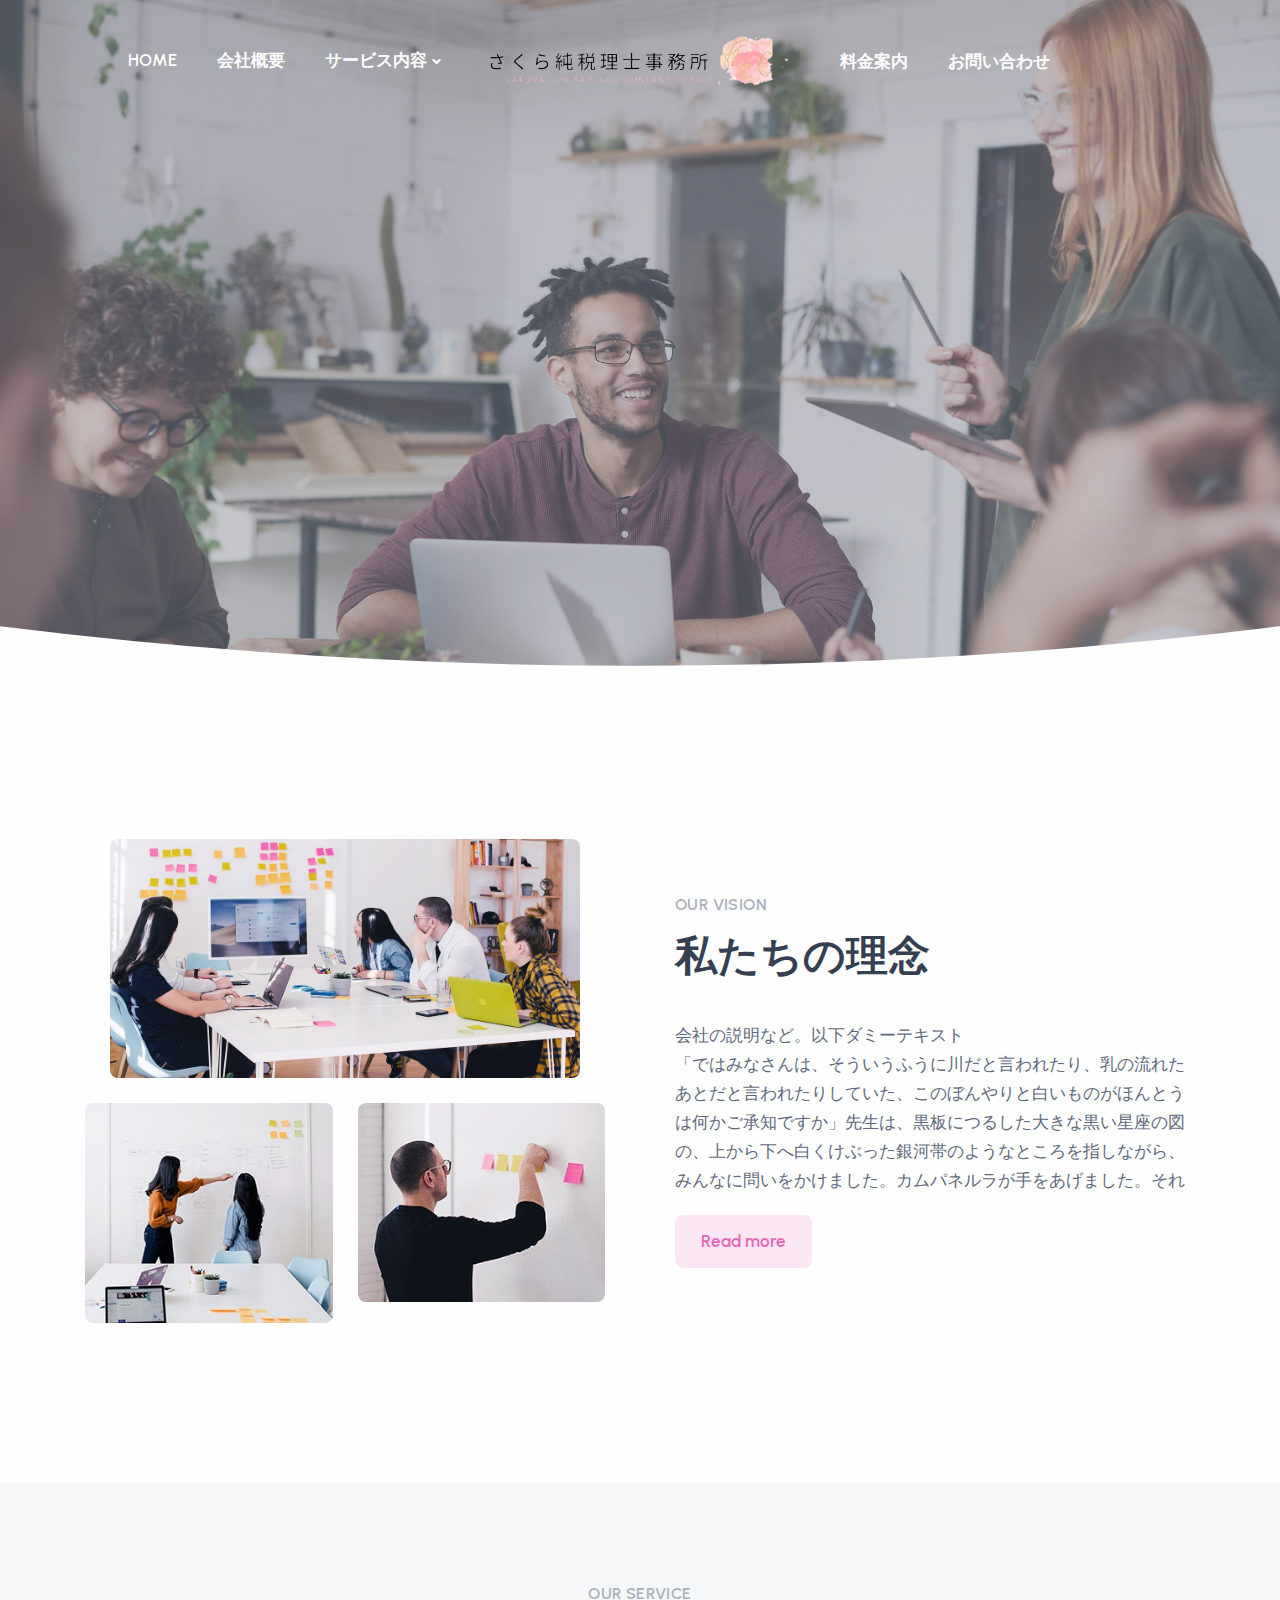
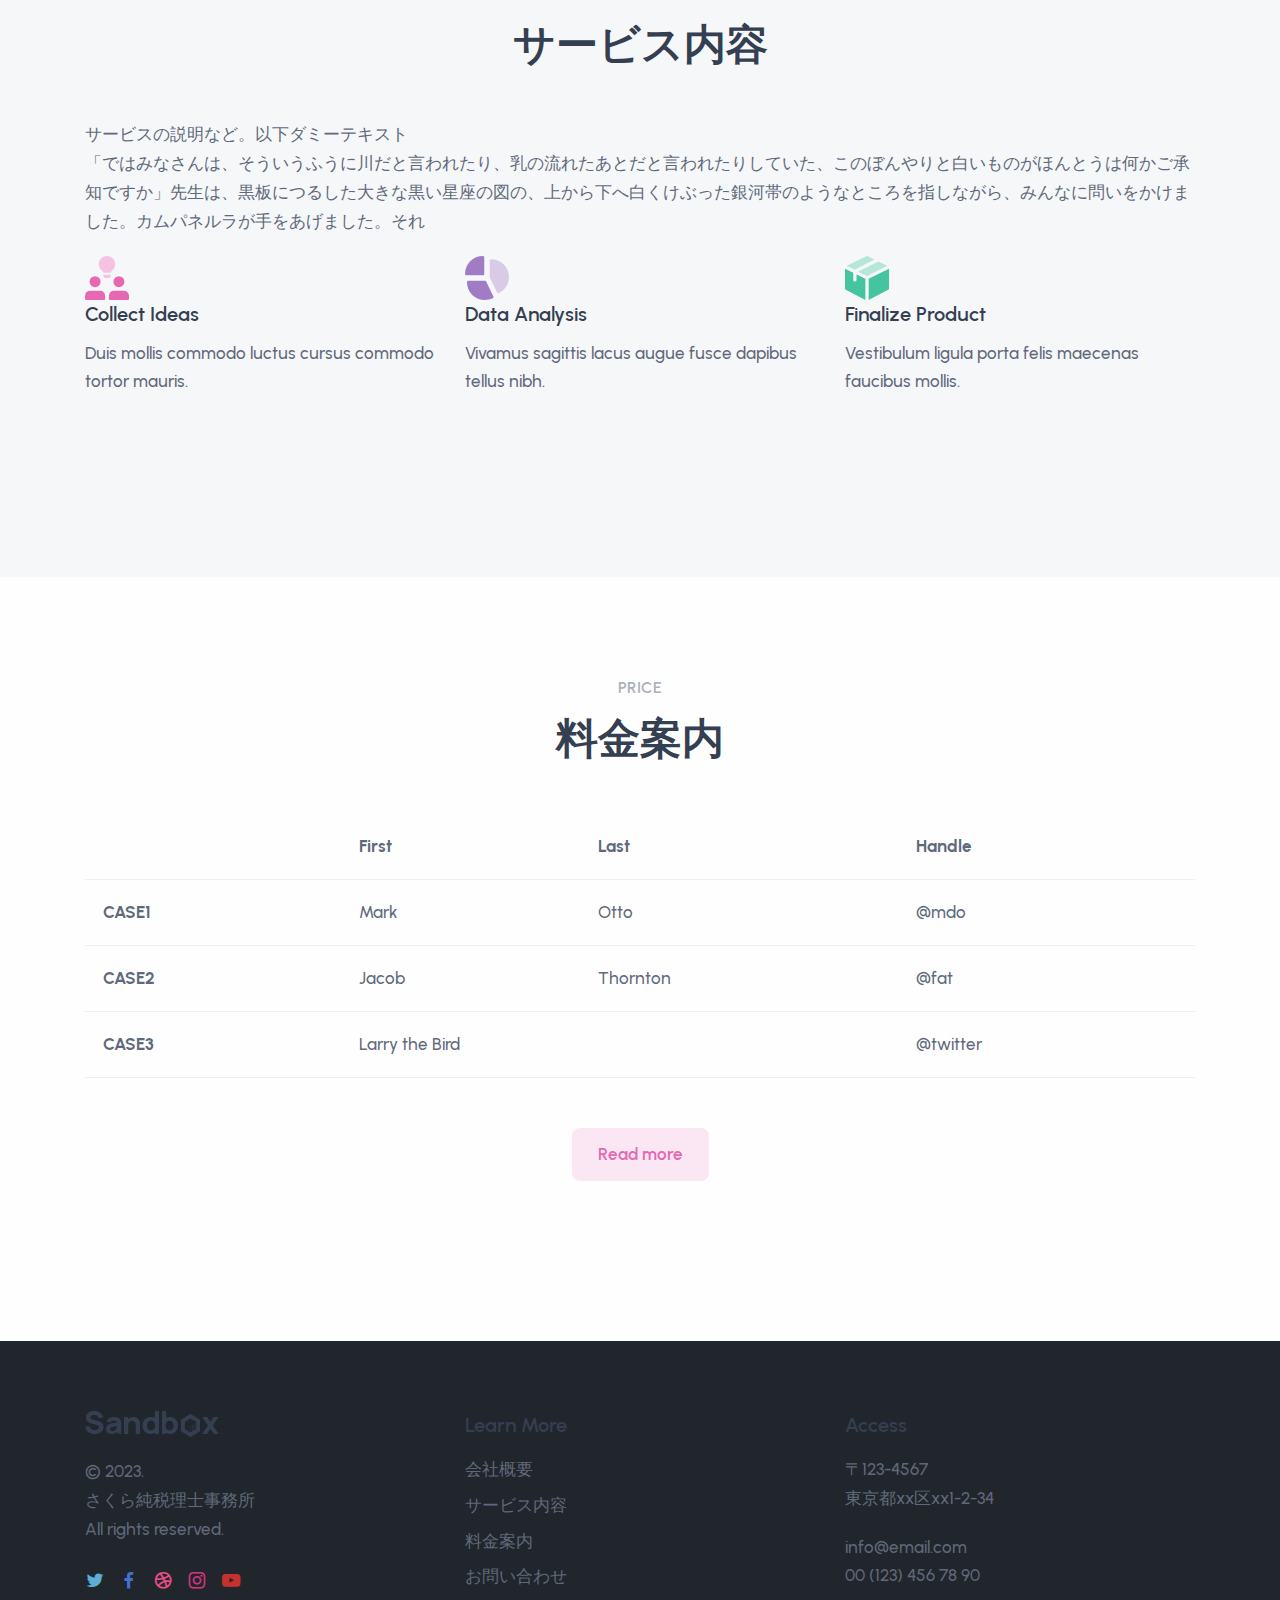
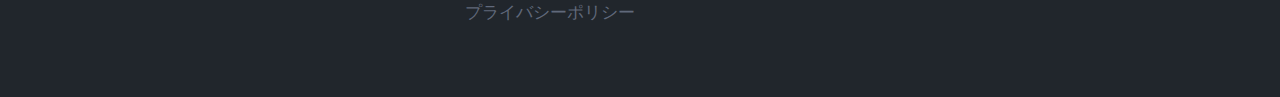
<file: index.html>
<!DOCTYPE html>
<html lang="ja">

<head>
  <meta charset="utf-8">
  <meta name="viewport" content="width=device-width, initial-scale=1.0">
  <meta name="description" content="An impressive and flawless site template that includes various UI elements and countless features, attractive ready-made blocks and rich pages, basically everything you need to create a unique and professional website.">
  <meta name="keywords" content="bootstrap 5, business, corporate, creative, gulp, marketing, minimal, modern, multipurpose, one page, responsive, saas, sass, seo, startup, html5 template, site template">
  <meta name="author" content="elemis">
  <title>さくら純税理士事務所</title>
  <link rel="shortcut icon" href="./assets/img/favicon.png">
  <link rel="stylesheet" href="./assets/css/plugins.css">
  <link rel="stylesheet" href="./assets/css/style.css">
  <link rel="stylesheet" href="./assets/css/colors/violet.css">
  <link rel="stylesheet" href="./assets/css/custom.css">
  <link rel="preload" href="./assets/css/fonts/urbanist.css" as="style" onload="this.rel='stylesheet'">
</head>

<body>
  <div class="content-wrapper">
    <header class="wrapper bg-soft-primary">
      <nav class="navbar navbar-expand-lg center-logo transparent position-absolute navbar-dark">
        <div class="container justify-content-between align-items-center">
          <div class="d-flex flex-row w-100 justify-content-between align-items-center d-lg-none">
            <div class="navbar-brand">
              <a href="./index.html">
                <img class="logo-dark navbar-logo-img-sm" src="./assets/img/sakura-logo-t.png" alt="" />
                <img class="logo-light navbar-logo-img-sm" src="./assets/img/sakura-logo-t.png" alt="" />
              </a>
            </div>
            <div class="navbar-other ms-auto">
              <ul class="navbar-nav flex-row align-items-center">
                <li class="nav-item d-lg-none">
                  <button class="hamburger offcanvas-nav-btn"><span></span></button>
                </li>
              </ul>
              <!-- /.navbar-nav -->
            </div>
            <!-- /.navbar-other -->
          </div>
          <!-- /.d-flex -->
          <div class="navbar-collapse-wrapper d-flex flex-row align-items-center w-100">
            <div class="navbar-collapse offcanvas offcanvas-nav offcanvas-start">
              <div class="offcanvas-header mx-lg-auto order-0 order-lg-1 d-lg-flex px-lg-6">
                <a href="./index.html" class="transition-none d-none d-lg-flex">
                  <img class="logo-dark navbar-logo-img-md" src="./assets/img/sakura-logo-t.png" alt="" />
                  <img class="logo-light navbar-logo-img-md" src="./assets/img/sakura-logo-t.png" alt="" />
                </a>
                <h3 class="text-white fs-18 mb-0 d-lg-none">さくら純税理士事務所</h3>
                <button type="button" class="btn-close btn-close-white d-lg-none" data-bs-dismiss="offcanvas" aria-label="Close"></button>
              </div>
              <div class="w-100 order-1 order-lg-0 d-lg-flex offcanvas-body">
                <ul class="navbar-nav ms-lg-auto">
                  <li class="nav-item">
                    <a class="nav-link" href="index.html">HOME</a>
                  </li>
                  <li class="nav-item">
                    <a class="nav-link" href="about.html">会社概要</a>
                  </li>
                  <li class="nav-item dropdown">
                    <a class="nav-link dropdown-toggle" href="#" data-bs-toggle="dropdown">サービス内容</a>
                    <ul class="dropdown-menu">
                      <li class="nav-item"><a class="dropdown-item" href="#">サービス1</a></li>
                      <li class="nav-item"><a class="dropdown-item" href="#">サービス2</a></li>
                      <li class="nav-item"><a class="dropdown-item" href="#">サービス3</a></li>
                    </ul>
                  </li>
                </ul>
                <!-- /.navbar-nav -->
              </div>
              <div class="w-100 order-3 order-lg-2 d-lg-flex offcanvas-body">
                <ul class="navbar-nav me-lg-auto">
                  <li class="nav-item dropdown">
                    <a class="nav-link" href="#" data-bs-toggle="dropdown">料金案内</a>
                  </li>
                  <li class="nav-item">
                    <a class="nav-link" href="contact.html">お問い合わせ</a>
                  </li>
                </ul>
                <!-- /.navbar-nav -->
              </div>
              <div class="offcanvas-body d-lg-none order-4 mt-auto">
                <div class="offcanvas-footer">
                  <div>
                    <a href="mailto:first.last@email.com" class="link-inverse">info@email.com</a>
                    <br /> 00 (123) 456 78 90 <br />
                    <nav class="nav social social-white mt-4">
                      <a href="#"><i class="uil uil-twitter"></i></a>
                      <a href="#"><i class="uil uil-facebook-f"></i></a>
                      <a href="#"><i class="uil uil-dribbble"></i></a>
                      <a href="#"><i class="uil uil-instagram"></i></a>
                      <a href="#"><i class="uil uil-youtube"></i></a>
                    </nav>
                    <!-- /.social -->
                  </div>
                </div>
              </div>
            </div>
            <!-- /.navbar-collapse -->
          </div>
          <!-- /.navbar-collapse-wrapper -->
        </div>
        <!-- /.container -->
      </nav>
      <!-- /.navbar -->
    </header>
    <!-- /header -->

    <!-- first view -->
    <section class="wrapper image-wrapper bg-image bg-overlay bg-overlay-300 opacity-75" data-image-src="./assets/img/photos/bg1.jpg">
      <div class="container pt-17 pb-19 pt-md-18 pb-md-20 text-center">
        <div class="row">
          <div class="col-lg-8 col-xl-7 col-xxl-6 mx-auto" data-cues="slideInDown" data-group="page-title">
            <h1 class="display-1 text-white fs-60 mb-4 px-md-15 px-lg-0">We bring solutions to make life <span class="underline-3 style-2 yellow">easier</span></h1>
            <p class="lead fs-24 text-white lh-sm mb-7 mx-md-13 mx-lg-10">We are a creative company that focuses on long term relationships with customers.</p>
          </div>
          <!-- /column -->
        </div>
        <!-- /.row -->
      </div>
      <!-- /.container -->
      <div class="overflow-hidden">
        <div class="divider text-light mx-n2">
          <svg xmlns="http://www.w3.org/2000/svg" viewBox="0 0 1440 60">
            <path fill="currentColor" d="M0,0V60H1440V0A5771,5771,0,0,1,0,0Z" />
          </svg>
        </div>
      </div>
    </section>
    <!-- /section -->

    <!-- about -->
    <section class="wrapper bg-light">
      <div class="container py-16 py-md-18">
        <div class="row gy-10 gy-sm-13 gx-md-8 gx-xl-12 align-items-center">
          <div class="col-lg-6">
            <div class="row gx-md-5 gy-5">
              <div class="col-12">
                <figure class="rounded mx-md-5"><img src="./assets/img/photos/g8.jpg" srcset="./assets/img/photos/g8@2x.jpg 2x" alt=""></figure>
              </div>
              <!--/column -->
              <div class="col-md-6">
                <figure class="rounded"><img src="./assets/img/photos/g9.jpg" srcset="./assets/img/photos/g9@2x.jpg 2x" alt=""></figure>
              </div>
              <!--/column -->
              <div class="col-md-6">
                <figure class="rounded"><img src="./assets/img/photos/g10.jpg" srcset="./assets/img/photos/g10@2x.jpg 2x" alt=""></figure>
              </div>
              <!--/column -->
            </div>
            <!--/.row -->
          </div>
          <!--/column -->
          <div class="col-lg-6">
            <h2 class="fs-16 text-uppercase text-muted mb-3">Our Vision</h2>
            <h3 class="display-3 mb-8">私たちの理念</h3>
            <p>会社の説明など。以下ダミーテキスト<br>
              「ではみなさんは、そういうふうに川だと言われたり、乳の流れたあとだと言われたりしていた、このぼんやりと白いものがほんとうは何かご承知ですか」先生は、黒板につるした大きな黒い星座の図の、上から下へ白くけぶった銀河帯のようなところを指しながら、みんなに問いをかけました。カムパネルラが手をあげました。それ
            </p>
            <a href="#" class="btn btn-soft-fuchsia">Read more</a>
            <!--/.row -->
          </div>
          <!--/column -->
        </div>
        <!--/.row -->
      </div>
      <!-- /.container -->
    </section>
    <!-- /section -->

    <!-- service -->
    <section class="wrapper bg-gray">
      <div class="container pb-15 pb-md-17">
        <div class="row pt-15">
          <div class="col-md-10 offset-md-1 col-lg-8 offset-lg-2 mx-auto text-center">
            <h2 class="fs-16 text-uppercase text-muted mb-3">Our Service</h2>
            <h3 class="display-3 mb-10 px-xl-10 px-xxl-15">サービス内容</h3>
          </div>
          <!-- /column -->
        </div>
        <!-- /.row -->
        <p>サービスの説明など。以下ダミーテキスト<br>
          「ではみなさんは、そういうふうに川だと言われたり、乳の流れたあとだと言われたりしていた、このぼんやりと白いものがほんとうは何かご承知ですか」先生は、黒板につるした大きな黒い星座の図の、上から下へ白くけぶった銀河帯のようなところを指しながら、みんなに問いをかけました。カムパネルラが手をあげました。それ
        </p>
        <ul class="nav nav-tabs nav-tabs-bg nav-tabs-shadow-lg d-flex justify-content-between nav-justified flex-lg-row flex-column">
          <li class="nav-item"> 
            <!-- <a class="nav-link d-flex flex-row active" data-bs-toggle="tab" href="#tab2-1"> -->
              <div><img src="./assets/img/icons/solid/bulb.svg" class="svg-inject icon-svg icon-svg-sm solid-mono text-fuchsia me-4" alt="" /></div>
              <div>
                <h4>Collect Ideas</h4>
                <p>Duis mollis commodo luctus cursus commodo tortor mauris.</p>
              </div>
            <!-- </a>  -->
          </li>
          <li class="nav-item">
            <!-- <a class="nav-link d-flex flex-row" data-bs-toggle="tab" href="#tab2-2"> -->
              <div><img src="./assets/img/icons/solid/compare.svg" class="svg-inject icon-svg icon-svg-sm solid-mono text-violet me-4" alt="" /></div>
              <div>
                <h4>Data Analysis</h4>
                <p>Vivamus sagittis lacus augue fusce dapibus tellus nibh.</p>
              </div>
            <!-- </a>  -->
          </li>
          <li class="nav-item">
            <!-- <a class="nav-link d-flex flex-row" data-bs-toggle="tab" href="#tab2-3"> -->
              <div><img src="./assets/img/icons/solid/delivery-box.svg" class="svg-inject icon-svg icon-svg-sm solid-mono text-green me-4" alt="" /></div>
              <div>
                <h4>Finalize Product</h4>
                <p>Vestibulum ligula porta felis maecenas faucibus mollis.</p>
              </div>
            <!-- </a> -->
          </li>
        </ul>
        <!-- /.nav-tabs -->
        <!-- <div class="tab-content mt-6 mt-lg-8">
          <div class="tab-pane fade show active" id="tab2-1">
            <div class="row gx-lg-8 gx-xl-12 gy-10 align-items-center">
              <div class="col-lg-6">
                <figure class="rounded shadow-lg"><img src="./assets/img/photos/se5.jpg" srcset="./assets/img/photos/se5@2x.jpg 2x" alt=""></figure>
              </div>
              <div class="col-lg-6">
                <h2 class="mb-3">Collect Ideas</h2>
                <p>Etiam porta sem malesuada magna mollis euismod. Donec ullamcorper nulla non metus auctor fringilla. Morbi leo risus, porta ac consectetur ac, vestibulum at eros. Fusce dapibus, tellus ac cursus commodo, tortor mauris condimentum nibh, ut fermentum massa justo sit amet risus. Nullam quis risus eget urna.</p>
                <ul class="icon-list bullet-bg bullet-soft-fuchsia">
                  <li><i class="uil uil-check"></i>Aenean eu leo quam. Pellentesque ornare.</li>
                  <li><i class="uil uil-check"></i>Nullam quis risus eget urna mollis ornare.</li>
                  <li><i class="uil uil-check"></i>Donec id elit non mi porta gravida at eget.</li>
                </ul>
                <a href="#" class="btn btn-fuchsia mt-2">Learn More</a>
              </div>
            </div>
          </div>
          <div class="tab-pane fade" id="tab2-2">
            <div class="row gx-lg-8 gx-xl-12 gy-10 align-items-center">
              <div class="col-lg-6 order-lg-2">
                <figure class="rounded shadow-lg"><img src="./assets/img/photos/se6.jpg" srcset="./assets/img/photos/se6@2x.jpg 2x" alt=""></figure>
              </div>
              <div class="col-lg-6">
                <h2 class="mb-3">Data Analysis</h2>
                <p>Etiam porta sem malesuada magna mollis euismod. Donec ullamcorper nulla non metus auctor fringilla. Morbi leo risus, porta ac consectetur ac, vestibulum at eros. Fusce dapibus, tellus ac cursus commodo, tortor mauris condimentum nibh, ut fermentum massa justo sit amet risus. Nullam quis risus eget urna.</p>
                <ul class="icon-list bullet-bg bullet-soft-violet">
                  <li><i class="uil uil-check"></i>Aenean eu leo quam. Pellentesque ornare.</li>
                  <li><i class="uil uil-check"></i>Nullam quis risus eget urna mollis ornare.</li>
                  <li><i class="uil uil-check"></i>Donec id elit non mi porta gravida at eget.</li>
                </ul>
                <a href="#" class="btn btn-violet mt-2">Learn More</a>
              </div>
            </div>
          </div>
          <div class="tab-pane fade" id="tab2-3">
            <div class="row gx-lg-8 gx-xl-12 gy-10 align-items-center">
              <div class="col-lg-6">
                <figure class="rounded shadow-lg"><img src="./assets/img/photos/se7.jpg" srcset="./assets/img/photos/se7@2x.jpg 2x" alt=""></figure>
              </div>
              <div class="col-lg-6">
                <h2 class="mb-3">Finalize Product</h2>
                <p>Etiam porta sem malesuada magna mollis euismod. Donec ullamcorper nulla non metus auctor fringilla. Morbi leo risus, porta ac consectetur ac, vestibulum at eros. Fusce dapibus, tellus ac cursus commodo, tortor mauris condimentum nibh, ut fermentum massa justo sit amet risus. Nullam quis risus eget urna.</p>
                <ul class="icon-list bullet-bg bullet-soft-green">
                  <li><i class="uil uil-check"></i>Aenean eu leo quam. Pellentesque ornare.</li>
                  <li><i class="uil uil-check"></i>Nullam quis risus eget urna mollis ornare.</li>
                  <li><i class="uil uil-check"></i>Donec id elit non mi porta gravida at eget.</li>
                </ul>
                <a href="#" class="btn btn-green mt-2">Learn More</a>
              </div>
            </div>
          </div>
        </div> -->
        <!-- /.tab-content -->
      </div>
      <!-- /.container -->
    </section>
    <!-- /section -->

    <!-- price -->
    <section class="wrapper bg-light">
      <div class="container pb-16 pb-md-18">
        <div class="row pt-15">
          <div class="col-md-10 offset-md-1 col-lg-8 offset-lg-2 mx-auto text-center">
            <h2 class="fs-16 text-uppercase text-muted mb-3">Price</h2>
            <h3 class="display-3 mb-10 px-xl-10 px-xxl-15">料金案内</h3>
          </div>
          <!-- /column -->
        </div>
        <table class="table">
          <thead>
            <tr>
              <th scope="col"></th>
              <th scope="col">First</th>
              <th scope="col">Last</th>
              <th scope="col">Handle</th>
            </tr>
          </thead>
          <tbody>
            <tr>
              <th scope="row">CASE1</th>
              <td>Mark</td>
              <td>Otto</td>
              <td>@mdo</td>
            </tr>
            <tr>
              <th scope="row">CASE2</th>
              <td>Jacob</td>
              <td>Thornton</td>
              <td>@fat</td>
            </tr>
            <tr>
              <th scope="row">CASE3</th>
              <td colspan="2">Larry the Bird</td>
              <td>@twitter</td>
            </tr>
          </tbody>
        </table>
        <div class="text-center mt-10">
          <a href="" class="btn btn-soft-fuchsia">Read more</a>
        </div>
      </div>
    </section>
    <!-- /section -->

  </div>
  <!-- /.content-wrapper -->
  <footer class="bg-dark">
    <div class="container py-10 py-md-12">
      <div class="row gy-6 gy-lg-0">
        <div class="col-md-4">
          <div class="widget">
            <img class="mb-4" src="./assets/img/logo-dark.png" srcset="./assets/img/logo-dark@2x.png 2x" alt="" />
            <p class="mb-4">© 2023.<br class="d-none d-lg-block"> さくら純税理士事務所 <br class="d-none d-lg-block">All rights reserved.</p>
            <nav class="nav social ">
              <a href="#"><i class="uil uil-twitter"></i></a>
              <a href="#"><i class="uil uil-facebook-f"></i></a>
              <a href="#"><i class="uil uil-dribbble"></i></a>
              <a href="#"><i class="uil uil-instagram"></i></a>
              <a href="#"><i class="uil uil-youtube"></i></a>
            </nav>
            <!-- /.social -->
          </div>
          <!-- /.widget -->
        </div>
        <!-- /column -->
        <div class="col-md-4">
          <div class="widget">
            <h4 class="widget-title  mb-3">Learn More</h4>
            <ul class="list-unstyled text-reset mb-0">
              <li><a href="#">会社概要</a></li>
              <li><a href="#">サービス内容</a></li>
              <li><a href="#">料金案内</a></li>
              <li><a href="#">お問い合わせ</a></li>
              <li><a href="#">プライバシーポリシー</a></li>
            </ul>
          </div>
          <!-- /.widget -->
        </div>
        <!-- /column -->
        <div class="col-md-4">
          <div class="widget">
            <h4 class="widget-title  mb-3">Access</h4>
            <address class="pe-xl-15 pe-xxl-17">
              〒123-4567<br>
              東京都xx区xx1-2-34
            </address>
            <a href="mailto:#" class="link-body">info@email.com</a><br /> 00 (123) 456 78 90
          </div>
          <!-- /.widget -->
        </div>
        <!-- /column -->
        
      </div>
      <!--/.row -->
    </div>
    <!-- /.container -->
  </footer>
  <div class="progress-wrap">
    <svg class="progress-circle svg-content" width="100%" height="100%" viewBox="-1 -1 102 102">
      <path d="M50,1 a49,49 0 0,1 0,98 a49,49 0 0,1 0,-98" />
    </svg>
  </div>
  <script src="./assets/js/plugins.js"></script>
  <script src="./assets/js/theme.js"></script>
</body>

</html>
</file>
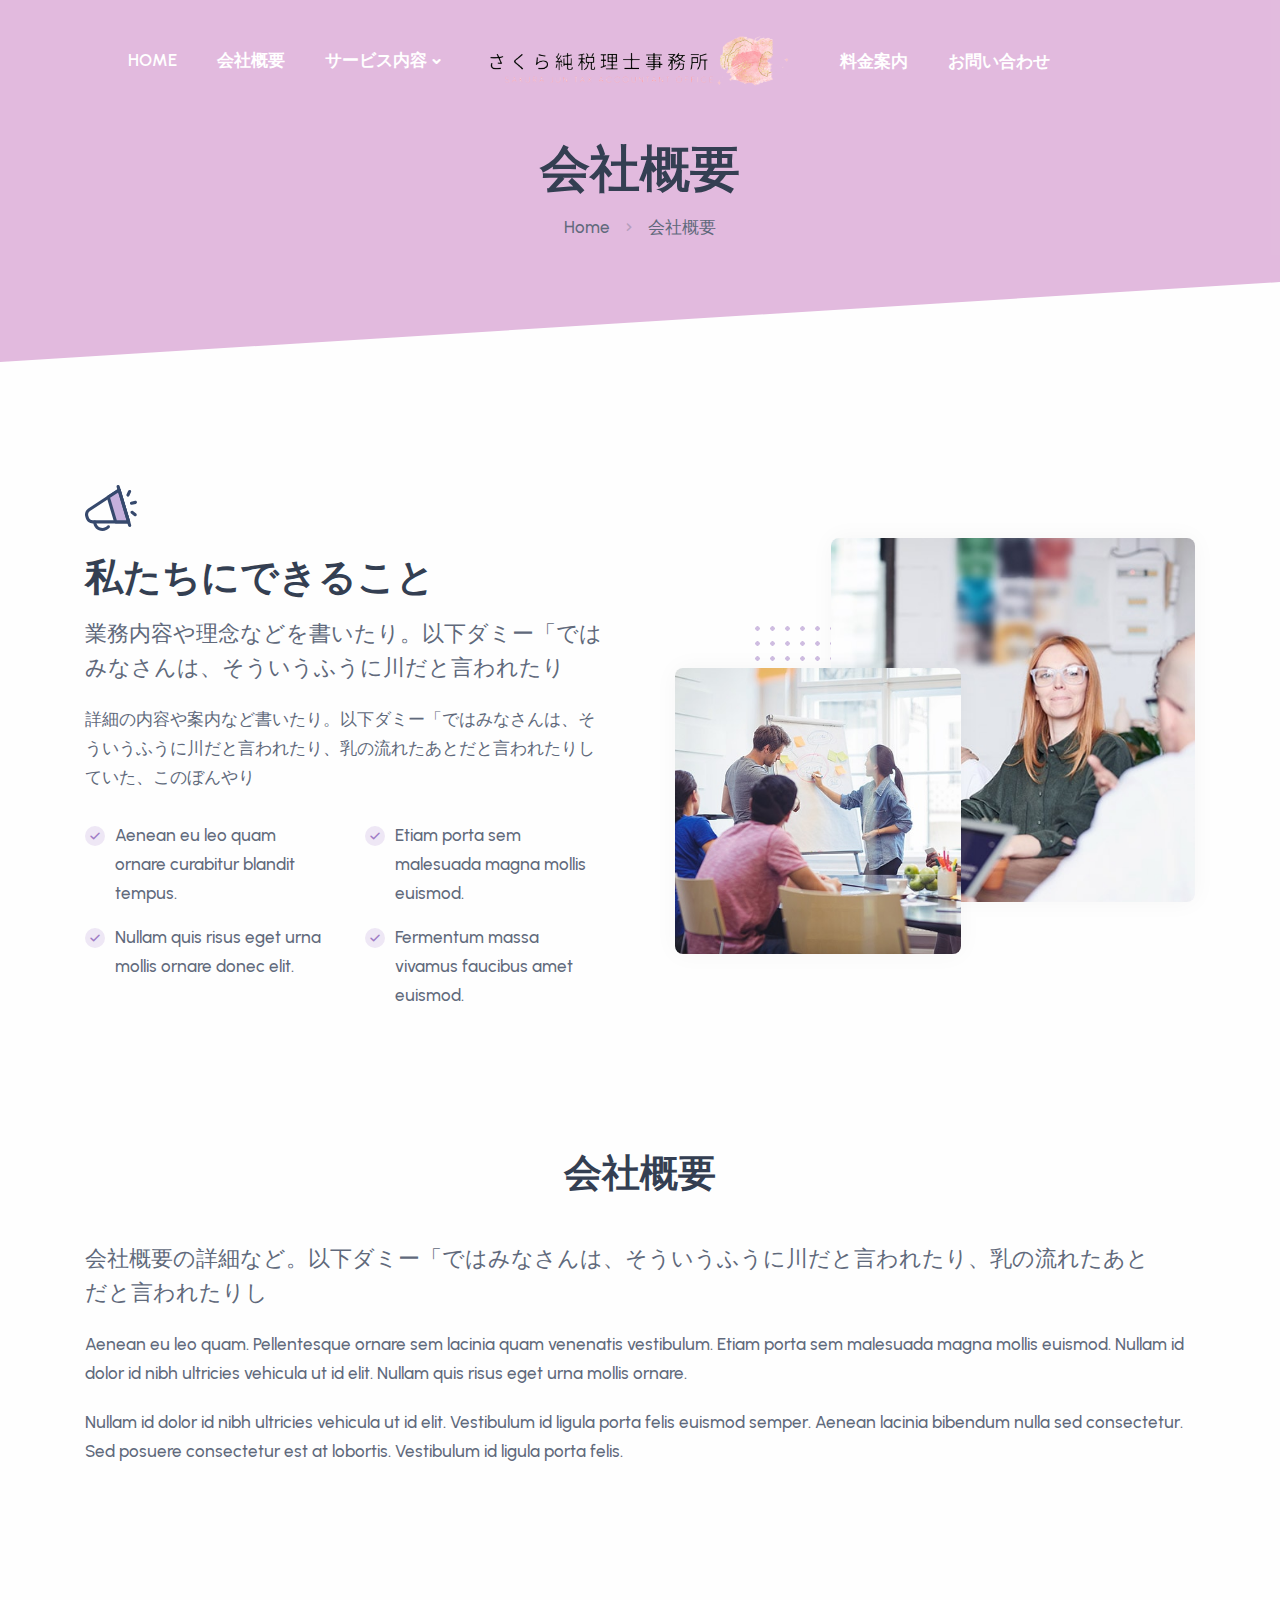
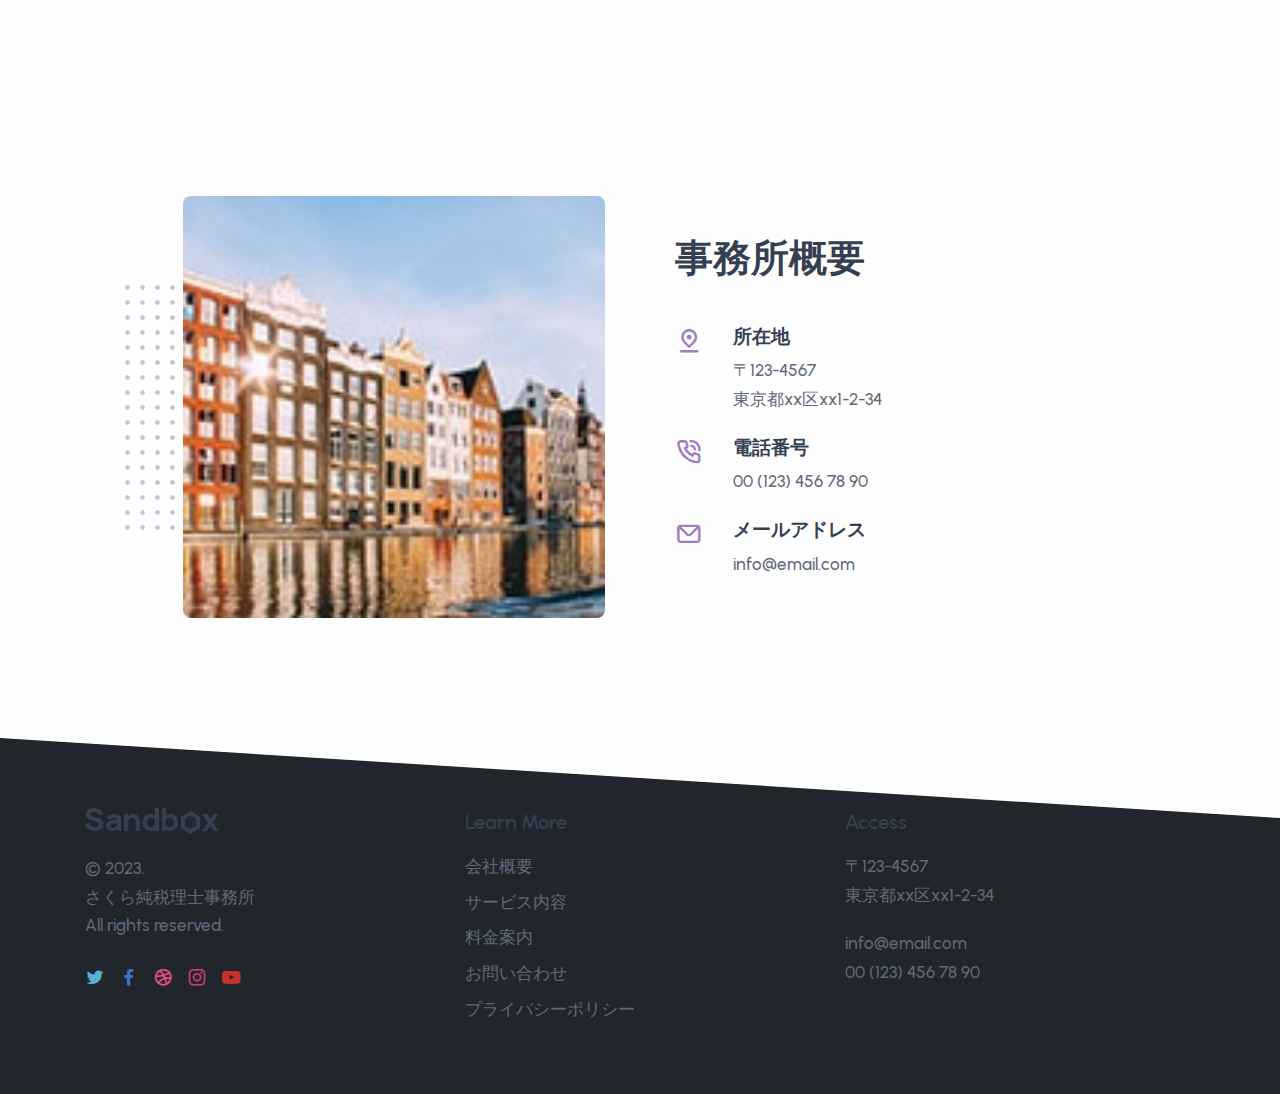
<file: about.html>
<!DOCTYPE html>
<html lang="ja">

<head>
  <meta charset="utf-8">
  <meta name="viewport" content="width=device-width, initial-scale=1.0">
  <meta name="description" content="An impressive and flawless site template that includes various UI elements and countless features, attractive ready-made blocks and rich pages, basically everything you need to create a unique and professional website.">
  <meta name="keywords" content="bootstrap 5, business, corporate, creative, gulp, marketing, minimal, modern, multipurpose, one page, responsive, saas, sass, seo, startup, html5 template, site template">
  <meta name="author" content="elemis">
  <title>会社概要 | さくら純税理士事務所</title>
  <link rel="shortcut icon" href="./assets/img/favicon.png">
  <link rel="stylesheet" href="./assets/css/plugins.css">
  <link rel="stylesheet" href="./assets/css/style.css">
  <link rel="stylesheet" href="./assets/css/colors/violet.css">
  <link rel="stylesheet" href="./assets/css/custom.css">
  <link rel="preload" href="./assets/css/fonts/urbanist.css" as="style" onload="this.rel='stylesheet'">
</head>

<body>
  <div class="content-wrapper">
    <header class="wrapper bg-soft-primary">
      <nav class="navbar navbar-expand-lg center-logo transparent position-absolute navbar-dark">
        <div class="container justify-content-between align-items-center">
          <div class="d-flex flex-row w-100 justify-content-between align-items-center d-lg-none">
            <div class="navbar-brand">
              <a href="./index.html">
                <img class="logo-dark navbar-logo-img-sm" src="./assets/img/sakura-logo-t.png" alt="" />
                <img class="logo-light navbar-logo-img-sm" src="./assets/img/sakura-logo-t.png" alt="" />
              </a>
            </div>
            <div class="navbar-other ms-auto">
              <ul class="navbar-nav flex-row align-items-center">
                <li class="nav-item d-lg-none">
                  <button class="hamburger offcanvas-nav-btn"><span></span></button>
                </li>
              </ul>
              <!-- /.navbar-nav -->
            </div>
            <!-- /.navbar-other -->
          </div>
          <!-- /.d-flex -->
          <div class="navbar-collapse-wrapper d-flex flex-row align-items-center w-100">
            <div class="navbar-collapse offcanvas offcanvas-nav offcanvas-start">
              <div class="offcanvas-header mx-lg-auto order-0 order-lg-1 d-lg-flex px-lg-6">
                <a href="./index.html" class="transition-none d-none d-lg-flex">
                  <img class="logo-dark navbar-logo-img-md" src="./assets/img/sakura-logo-t.png" alt="" />
                  <img class="logo-light navbar-logo-img-md" src="./assets/img/sakura-logo-t.png" alt="" />
                </a>
                <h3 class="text-white fs-18 mb-0 d-lg-none">さくら純税理士事務所</h3>
                <button type="button" class="btn-close btn-close-white d-lg-none" data-bs-dismiss="offcanvas" aria-label="Close"></button>
              </div>
              <div class="w-100 order-1 order-lg-0 d-lg-flex offcanvas-body">
                <ul class="navbar-nav ms-lg-auto">
                  <li class="nav-item">
                    <a class="nav-link" href="index.html">HOME</a>
                  </li>
                  <li class="nav-item">
                    <a class="nav-link" href="about.html">会社概要</a>
                  </li>
                  <li class="nav-item dropdown">
                    <a class="nav-link dropdown-toggle" href="#" data-bs-toggle="dropdown">サービス内容</a>
                    <ul class="dropdown-menu">
                      <li class="nav-item"><a class="dropdown-item" href="#">サービス1</a></li>
                      <li class="nav-item"><a class="dropdown-item" href="#">サービス2</a></li>
                      <li class="nav-item"><a class="dropdown-item" href="#">サービス3</a></li>
                    </ul>
                  </li>
                </ul>
                <!-- /.navbar-nav -->
              </div>
              <div class="w-100 order-3 order-lg-2 d-lg-flex offcanvas-body">
                <ul class="navbar-nav me-lg-auto">
                  <li class="nav-item dropdown">
                    <a class="nav-link" href="#" data-bs-toggle="dropdown">料金案内</a>
                  </li>
                  <li class="nav-item">
                    <a class="nav-link" href="contact.html">お問い合わせ</a>
                  </li>
                </ul>
                <!-- /.navbar-nav -->
              </div>
              <div class="offcanvas-body d-lg-none order-4 mt-auto">
                <div class="offcanvas-footer">
                  <div>
                    <a href="mailto:first.last@email.com" class="link-inverse">info@email.com</a>
                    <br /> 00 (123) 456 78 90 <br />
                    <nav class="nav social social-white mt-4">
                      <a href="#"><i class="uil uil-twitter"></i></a>
                      <a href="#"><i class="uil uil-facebook-f"></i></a>
                      <a href="#"><i class="uil uil-dribbble"></i></a>
                      <a href="#"><i class="uil uil-instagram"></i></a>
                      <a href="#"><i class="uil uil-youtube"></i></a>
                    </nav>
                    <!-- /.social -->
                  </div>
                </div>
              </div>
            </div>
            <!-- /.navbar-collapse -->
          </div>
          <!-- /.navbar-collapse-wrapper -->
        </div>
        <!-- /.container -->
      </nav>
      <!-- /.navbar -->
    </header>
    <!-- /header -->

    <!-- title -->
    <section class="wrapper subtitle">
      <div class="container pt-16 pb-14 pt-md-17 pb-md-15 text-center">
        <div class="row">
          <div class="col-sm-10 col-md-8 col-lg-6 col-xl-6 col-xxl-5 mx-auto">
            <h1 class="display-1 mb-3">会社概要</h1>
            <nav class="d-inline-block" aria-label="breadcrumb">
              <ol class="breadcrumb">
                <li class="breadcrumb-item"><a href="#">Home</a></li>
                <li class="breadcrumb-item active" aria-current="page">会社概要</li>
              </ol>
            </nav>
            <!-- /nav -->
          </div>
          <!-- /column -->
        </div>
        <!-- /.row -->
      </div>
      <!-- /.container -->
    </section>
    <!-- /section -->
    
    <!-- about -->
    <section class="wrapper bg-light angled upper-end lower-end">
      <div class="container py-14 py-md-16">
        <div class="row gx-lg-8 gx-xl-12 gy-10 mb-14 mb-md-17 align-items-center">
          <div class="col-lg-6 position-relative order-lg-2">
            <div class="shape bg-dot primary rellax w-16 h-20" data-rellax-speed="1" style="top: 3rem; left: 5.5rem"></div>
            <div class="overlap-grid overlap-grid-2">
              <div class="item">
                <figure class="rounded shadow"><img src="./assets/img/photos/about2.jpg" srcset="./assets/img/photos/about2@2x.jpg 2x" alt=""></figure>
              </div>
              <div class="item">
                <figure class="rounded shadow"><img src="./assets/img/photos/about3.jpg" srcset="./assets/img/photos/about3@2x.jpg 2x" alt=""></figure>
              </div>
            </div>
          </div>
          <!--/column -->
          <div class="col-lg-6">
            <img src="./assets/img/icons/lineal/megaphone.svg" class="svg-inject icon-svg icon-svg-md mb-4" alt="" />
            <h2 class="display-4 mb-3">私たちにできること</h2>
            <p class="lead fs-lg">業務内容や理念などを書いたり。以下ダミー「ではみなさんは、そういうふうに川だと言われたり</p>
            <p class="mb-6">詳細の内容や案内など書いたり。以下ダミー「ではみなさんは、そういうふうに川だと言われたり、乳の流れたあとだと言われたりしていた、このぼんやり</p>
            <div class="row gy-3 gx-xl-8">
              <div class="col-xl-6">
                <ul class="icon-list bullet-bg bullet-soft-primary mb-0">
                  <li><span><i class="uil uil-check"></i></span><span>Aenean eu leo quam ornare curabitur blandit tempus.</span></li>
                  <li class="mt-3"><span><i class="uil uil-check"></i></span><span>Nullam quis risus eget urna mollis ornare donec elit.</span></li>
                </ul>
              </div>
              <!--/column -->
              <div class="col-xl-6">
                <ul class="icon-list bullet-bg bullet-soft-primary mb-0">
                  <li><span><i class="uil uil-check"></i></span><span>Etiam porta sem malesuada magna mollis euismod.</span></li>
                  <li class="mt-3"><span><i class="uil uil-check"></i></span><span>Fermentum massa vivamus faucibus amet euismod.</span></li>
                </ul>
              </div>
              <!--/column -->
            </div>
            <!--/.row -->
          </div>
          <!--/column -->
        </div>
        <!--/.row -->
        <div class="row mb-5">
          <div class="col-md-10 col-xl-8 col-xxl-7 mx-auto text-center">
            <h2 class="display-4 mb-4 px-lg-14">会社概要</h2>
          </div>
          <!-- /column -->
        </div>
        <!-- /.row -->
        <div class="row gx-lg-8 gx-xl-12 gy-10 align-items-center">
          <div class="col-lg-12">
            <p class="lead fs-lg pe-lg-5">会社概要の詳細など。以下ダミー「ではみなさんは、そういうふうに川だと言われたり、乳の流れたあとだと言われたりし</p>
            <p>Aenean eu leo quam. Pellentesque ornare sem lacinia quam venenatis vestibulum. Etiam porta sem malesuada magna mollis euismod. Nullam id dolor id nibh ultricies vehicula ut id elit. Nullam quis risus eget urna mollis ornare.</p>
            <p class="mb-6">Nullam id dolor id nibh ultricies vehicula ut id elit. Vestibulum id ligula porta felis euismod semper. Aenean lacinia bibendum nulla sed consectetur. Sed posuere consectetur est at lobortis. Vestibulum id ligula porta felis.</p>
          </div>
          <!--/column -->
        </div>
        <!--/.row -->
      </div>
      <!-- /.container -->
    </section>
    <!-- /section -->

    <section class="wrapper bg-light angled upper-end lower-end">
      <div class="container pt-18 pb-14 pt-md-19 pb-md-16">
        <div class="row gx-md-8 gx-xl-12 gy-10 align-items-center">
          <div class="col-md-8 col-lg-6 offset-lg-0 col-xl-5 offset-xl-1 position-relative">
            <div class="shape bg-dot primary rellax w-17 h-21" data-rellax-speed="1" style="top: -2rem; left: -1.4rem;"></div>
            <figure class="rounded"><img src="./assets/img/photos/a4.jpg" alt=""></figure>
          </div>
          <!--/column -->
          <div class="col-lg-6">
            <h2 class="display-4 mb-8">事務所概要</h2>
            <div class="d-flex flex-row">
              <div>
                <div class="icon text-primary fs-28 me-6 mt-n1"> <i class="uil uil-location-pin-alt"></i> </div>
              </div>
              <div>
                <h5 class="mb-1">所在地</h5>
                <address>〒123-4567<br class="d-none d-md-block" />東京都xx区xx1-2-34</address>
              </div>
            </div>
            <div class="d-flex flex-row">
              <div>
                <div class="icon text-primary fs-28 me-6 mt-n1"> <i class="uil uil-phone-volume"></i> </div>
              </div>
              <div>
                <h5 class="mb-1">電話番号</h5>
                <p>00 (123) 456 78 90</p>
              </div>
            </div>
            <div class="d-flex flex-row">
              <div>
                <div class="icon text-primary fs-28 me-6 mt-n1"> <i class="uil uil-envelope"></i> </div>
              </div>
              <div>
                <h5 class="mb-1">メールアドレス</h5>
                <p class="mb-0"><a href="mailto:info@email.com" class="link-body">info@email.com</a></p>
              </div>
            </div>
          </div>
          <!--/column -->
        </div>
        <!--/.row -->
      </div>
      <!-- /.container -->
    </section>
    <!-- /section -->

  </div>
  <!-- /.content-wrapper -->

  <footer class="bg-dark">
    <div class="container py-10 py-md-12">
      <div class="row gy-6 gy-lg-0">
        <div class="col-md-4">
          <div class="widget">
            <img class="mb-4" src="./assets/img/logo-dark.png" srcset="./assets/img/logo-dark@2x.png 2x" alt="" />
            <p class="mb-4">© 2023.<br class="d-none d-lg-block"> さくら純税理士事務所 <br class="d-none d-lg-block">All rights reserved.</p>
            <nav class="nav social ">
              <a href="#"><i class="uil uil-twitter"></i></a>
              <a href="#"><i class="uil uil-facebook-f"></i></a>
              <a href="#"><i class="uil uil-dribbble"></i></a>
              <a href="#"><i class="uil uil-instagram"></i></a>
              <a href="#"><i class="uil uil-youtube"></i></a>
            </nav>
            <!-- /.social -->
          </div>
          <!-- /.widget -->
        </div>
        <!-- /column -->
        <div class="col-md-4">
          <div class="widget">
            <h4 class="widget-title  mb-3">Learn More</h4>
            <ul class="list-unstyled text-reset mb-0">
              <li><a href="#">会社概要</a></li>
              <li><a href="#">サービス内容</a></li>
              <li><a href="#">料金案内</a></li>
              <li><a href="#">お問い合わせ</a></li>
              <li><a href="#">プライバシーポリシー</a></li>
            </ul>
          </div>
          <!-- /.widget -->
        </div>
        <!-- /column -->
        <div class="col-md-4">
          <div class="widget">
            <h4 class="widget-title  mb-3">Access</h4>
            <address class="pe-xl-15 pe-xxl-17">
              〒123-4567<br>
              東京都xx区xx1-2-34
            </address>
            <a href="mailto:#" class="link-body">info@email.com</a><br /> 00 (123) 456 78 90
          </div>
          <!-- /.widget -->
        </div>
        <!-- /column -->
        
      </div>
      <!--/.row -->
    </div>
    <!-- /.container -->
  </footer>
  <div class="progress-wrap">
    <svg class="progress-circle svg-content" width="100%" height="100%" viewBox="-1 -1 102 102">
      <path d="M50,1 a49,49 0 0,1 0,98 a49,49 0 0,1 0,-98" />
    </svg>
  </div>
  <script src="./assets/js/plugins.js"></script>
  <script src="./assets/js/theme.js"></script>
</body>

</html>
</file>
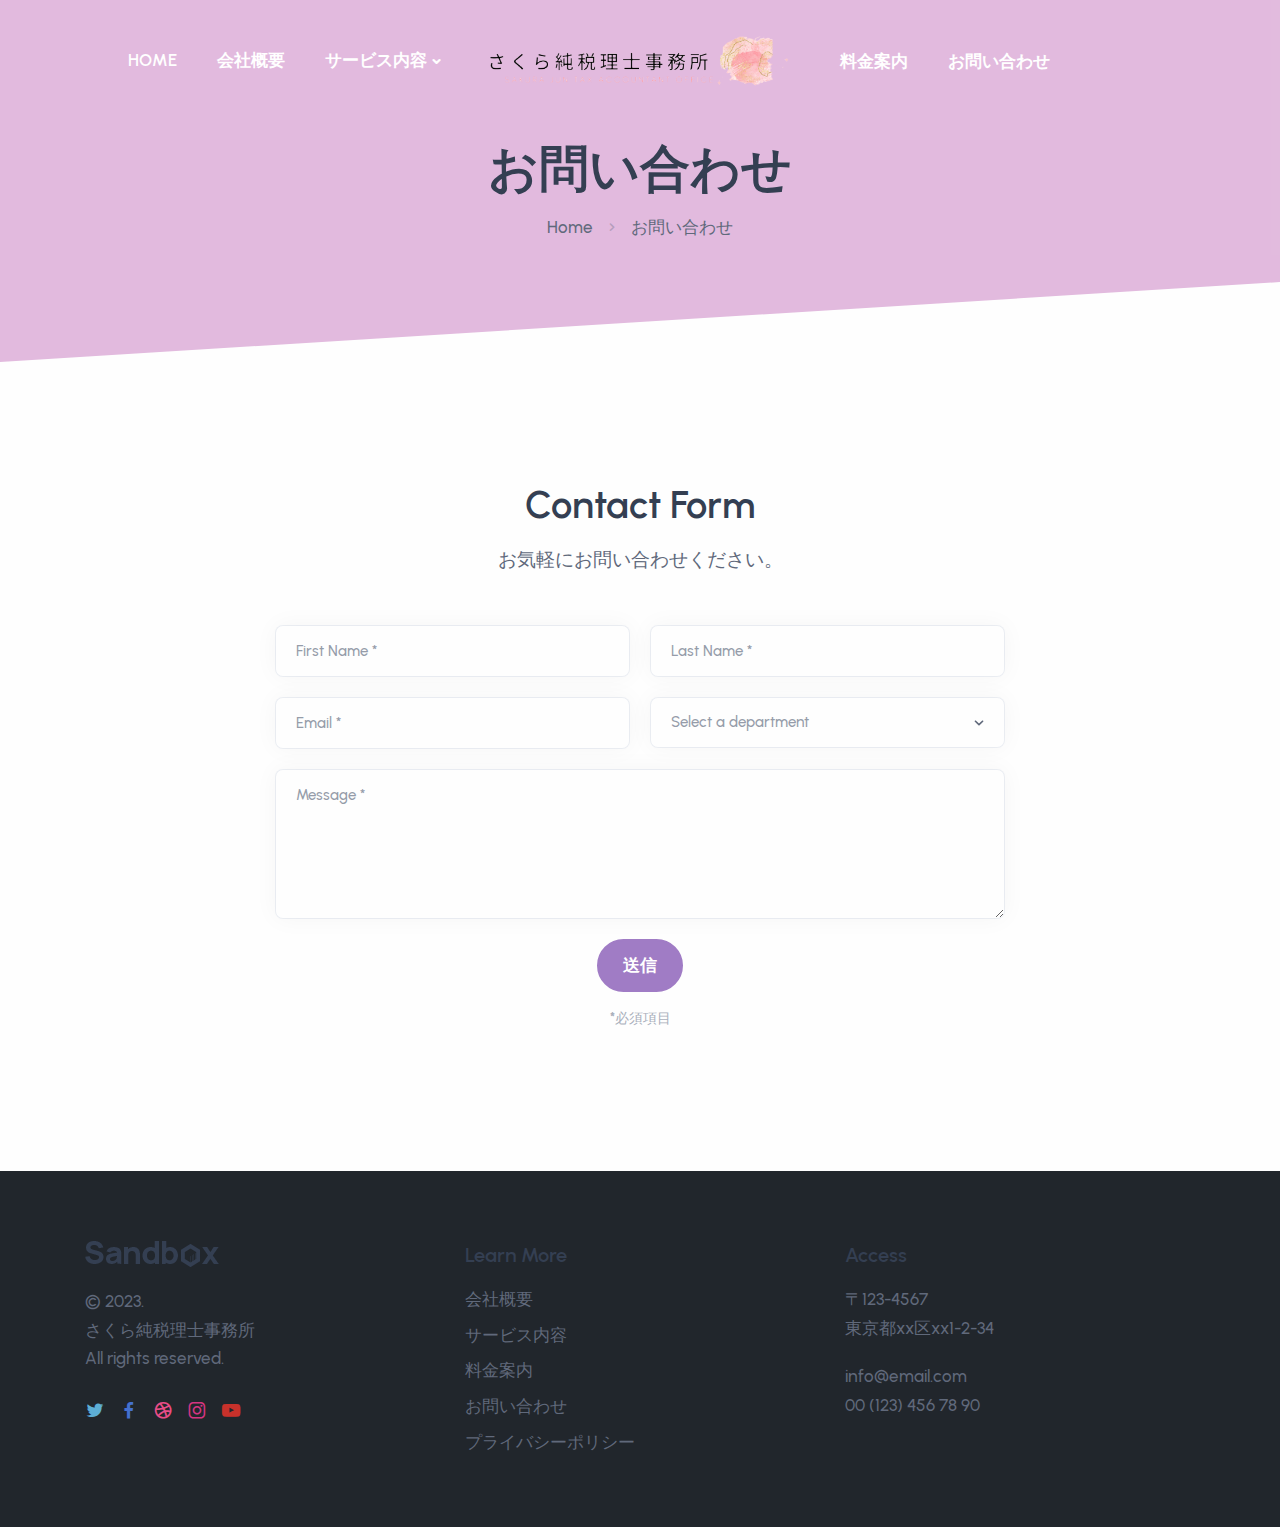
<file: contact.html>
<!DOCTYPE html>
<html lang="ja">

<head>
  <meta charset="utf-8">
  <meta name="viewport" content="width=device-width, initial-scale=1.0">
  <meta name="description" content="An impressive and flawless site template that includes various UI elements and countless features, attractive ready-made blocks and rich pages, basically everything you need to create a unique and professional website.">
  <meta name="keywords" content="bootstrap 5, business, corporate, creative, gulp, marketing, minimal, modern, multipurpose, one page, responsive, saas, sass, seo, startup, html5 template, site template">
  <meta name="author" content="elemis">
  <title>お問い合わせ | さくら純税理士事務所</title>
  <link rel="shortcut icon" href="./assets/img/favicon.png">
  <link rel="stylesheet" href="./assets/css/plugins.css">
  <link rel="stylesheet" href="./assets/css/style.css">
  <link rel="stylesheet" href="./assets/css/colors/violet.css">
  <link rel="stylesheet" href="./assets/css/custom.css">
  <link rel="preload" href="./assets/css/fonts/urbanist.css" as="style" onload="this.rel='stylesheet'">
</head>

<body>
  <div class="content-wrapper">
    <header class="wrapper bg-soft-primary">
      <nav class="navbar navbar-expand-lg center-logo transparent position-absolute navbar-dark">
        <div class="container justify-content-between align-items-center">
          <div class="d-flex flex-row w-100 justify-content-between align-items-center d-lg-none">
            <div class="navbar-brand">
              <a href="./index.html">
                <img class="logo-dark navbar-logo-img-sm" src="./assets/img/sakura-logo-t.png" alt="" />
                <img class="logo-light navbar-logo-img-sm" src="./assets/img/sakura-logo-t.png" alt="" />
              </a>
            </div>
            <div class="navbar-other ms-auto">
              <ul class="navbar-nav flex-row align-items-center">
                <li class="nav-item d-lg-none">
                  <button class="hamburger offcanvas-nav-btn"><span></span></button>
                </li>
              </ul>
              <!-- /.navbar-nav -->
            </div>
            <!-- /.navbar-other -->
          </div>
          <!-- /.d-flex -->
          <div class="navbar-collapse-wrapper d-flex flex-row align-items-center w-100">
            <div class="navbar-collapse offcanvas offcanvas-nav offcanvas-start">
              <div class="offcanvas-header mx-lg-auto order-0 order-lg-1 d-lg-flex px-lg-6">
                <a href="./index.html" class="transition-none d-none d-lg-flex">
                  <img class="logo-dark navbar-logo-img-md" src="./assets/img/sakura-logo-t.png" alt="" />
                  <img class="logo-light navbar-logo-img-md" src="./assets/img/sakura-logo-t.png" alt="" />
                </a>
                <h3 class="text-white fs-18 mb-0 d-lg-none">さくら純税理士事務所</h3>
                <button type="button" class="btn-close btn-close-white d-lg-none" data-bs-dismiss="offcanvas" aria-label="Close"></button>
              </div>
              <div class="w-100 order-1 order-lg-0 d-lg-flex offcanvas-body">
                <ul class="navbar-nav ms-lg-auto">
                  <li class="nav-item">
                    <a class="nav-link" href="index.html">HOME</a>
                  </li>
                  <li class="nav-item">
                    <a class="nav-link" href="about.html">会社概要</a>
                  </li>
                  <li class="nav-item dropdown">
                    <a class="nav-link dropdown-toggle" href="#" data-bs-toggle="dropdown">サービス内容</a>
                    <ul class="dropdown-menu">
                      <li class="nav-item"><a class="dropdown-item" href="#">サービス1</a></li>
                      <li class="nav-item"><a class="dropdown-item" href="#">サービス2</a></li>
                      <li class="nav-item"><a class="dropdown-item" href="#">サービス3</a></li>
                    </ul>
                  </li>
                </ul>
                <!-- /.navbar-nav -->
              </div>
              <div class="w-100 order-3 order-lg-2 d-lg-flex offcanvas-body">
                <ul class="navbar-nav me-lg-auto">
                  <li class="nav-item dropdown">
                    <a class="nav-link" href="#" data-bs-toggle="dropdown">料金案内</a>
                  </li>
                  <li class="nav-item">
                    <a class="nav-link" href="contact.html">お問い合わせ</a>
                  </li>
                </ul>
                <!-- /.navbar-nav -->
              </div>
              <div class="offcanvas-body d-lg-none order-4 mt-auto">
                <div class="offcanvas-footer">
                  <div>
                    <a href="mailto:first.last@email.com" class="link-inverse">info@email.com</a>
                    <br /> 00 (123) 456 78 90 <br />
                    <nav class="nav social social-white mt-4">
                      <a href="#"><i class="uil uil-twitter"></i></a>
                      <a href="#"><i class="uil uil-facebook-f"></i></a>
                      <a href="#"><i class="uil uil-dribbble"></i></a>
                      <a href="#"><i class="uil uil-instagram"></i></a>
                      <a href="#"><i class="uil uil-youtube"></i></a>
                    </nav>
                    <!-- /.social -->
                  </div>
                </div>
              </div>
            </div>
            <!-- /.navbar-collapse -->
          </div>
          <!-- /.navbar-collapse-wrapper -->
        </div>
        <!-- /.container -->
      </nav>
      <!-- /.navbar -->
    </header>
    <!-- /header -->

    <!-- title -->
    <section class="wrapper subtitle">
      <div class="container pt-16 pb-14 pt-md-17 pb-md-15 text-center">
        <div class="row">
          <div class="col-sm-10 col-md-8 col-lg-6 col-xl-6 col-xxl-5 mx-auto">
            <h1 class="display-1 mb-3">お問い合わせ</h1>
            <nav class="d-inline-block" aria-label="breadcrumb">
              <ol class="breadcrumb">
                <li class="breadcrumb-item"><a href="#">Home</a></li>
                <li class="breadcrumb-item active" aria-current="page">お問い合わせ</li>
              </ol>
            </nav>
            <!-- /nav -->
          </div>
          <!-- /column -->
        </div>
        <!-- /.row -->
      </div>
      <!-- /.container -->
    </section>
    <!-- /section -->
    
    <section class="wrapper bg-light angled upper-end">
      <div class="container py-14 py-md-16">
        <div class="row">
          <div class="col-lg-10 offset-lg-1 col-xl-8 offset-xl-2">
            <h2 class="display-4 mb-3 text-center">Contact Form</h2>
            <p class="lead text-center mb-10">お気軽にお問い合わせください。</p>
            <form class="contact-form needs-validation" method="post" action="./assets/php/contact.php" novalidate>
              <div class="messages"></div>
              <div class="row gx-4">
                <div class="col-md-6">
                  <div class="form-floating mb-4">
                    <input id="form_name" type="text" name="name" class="form-control" placeholder="Jane" required>
                    <label for="form_name">First Name *</label>
                    <div class="valid-feedback"> Looks good! </div>
                    <div class="invalid-feedback"> Please enter your first name. </div>
                  </div>
                </div>
                <!-- /column -->
                <div class="col-md-6">
                  <div class="form-floating mb-4">
                    <input id="form_lastname" type="text" name="surname" class="form-control" placeholder="Doe" required>
                    <label for="form_lastname">Last Name *</label>
                    <div class="valid-feedback"> Looks good! </div>
                    <div class="invalid-feedback"> Please enter your last name. </div>
                  </div>
                </div>
                <!-- /column -->
                <div class="col-md-6">
                  <div class="form-floating mb-4">
                    <input id="form_email" type="email" name="email" class="form-control" placeholder="jane.doe@example.com" required>
                    <label for="form_email">Email *</label>
                    <div class="valid-feedback"> Looks good! </div>
                    <div class="invalid-feedback"> Please provide a valid email address. </div>
                  </div>
                </div>
                <!-- /column -->
                <div class="col-md-6">
                  <div class="form-select-wrapper mb-4">
                    <select class="form-select" id="form-select" name="department" required>
                      <option selected disabled value="">Select a department</option>
                      <option value="Sales">Sales</option>
                      <option value="Marketing">Marketing</option>
                      <option value="Customer Support">Customer Support</option>
                    </select>
                    <div class="valid-feedback"> Looks good! </div>
                    <div class="invalid-feedback"> Please select a department. </div>
                  </div>
                </div>
                <!-- /column -->
                <div class="col-12">
                  <div class="form-floating mb-4">
                    <textarea id="form_message" name="message" class="form-control" placeholder="Your message" style="height: 150px" required></textarea>
                    <label for="form_message">Message *</label>
                    <div class="valid-feedback"> Looks good! </div>
                    <div class="invalid-feedback"> Please enter your messsage. </div>
                  </div>
                </div>
                <!-- /column -->
                <div class="col-12 text-center">
                  <input type="submit" class="btn btn-primary rounded-pill btn-send mb-3" value="送信">
                  <p class="text-muted fs-14"><strong>*</strong>必須項目</p>
                </div>
                <!-- /column -->
              </div>
              <!-- /.row -->
            </form>
            <!-- /form -->
          </div>
          <!-- /column -->
        </div>
        <!-- /.row -->
      </div>
      <!-- /.container -->
    </section>
    <!-- /section -->

  </div>
  <!-- /.content-wrapper -->

  <footer class="bg-dark">
    <div class="container py-10 py-md-12">
      <div class="row gy-6 gy-lg-0">
        <div class="col-md-4">
          <div class="widget">
            <img class="mb-4" src="./assets/img/logo-dark.png" srcset="./assets/img/logo-dark@2x.png 2x" alt="" />
            <p class="mb-4">© 2023.<br class="d-none d-lg-block"> さくら純税理士事務所 <br class="d-none d-lg-block">All rights reserved.</p>
            <nav class="nav social ">
              <a href="#"><i class="uil uil-twitter"></i></a>
              <a href="#"><i class="uil uil-facebook-f"></i></a>
              <a href="#"><i class="uil uil-dribbble"></i></a>
              <a href="#"><i class="uil uil-instagram"></i></a>
              <a href="#"><i class="uil uil-youtube"></i></a>
            </nav>
            <!-- /.social -->
          </div>
          <!-- /.widget -->
        </div>
        <!-- /column -->
        <div class="col-md-4">
          <div class="widget">
            <h4 class="widget-title  mb-3">Learn More</h4>
            <ul class="list-unstyled text-reset mb-0">
              <li><a href="#">会社概要</a></li>
              <li><a href="#">サービス内容</a></li>
              <li><a href="#">料金案内</a></li>
              <li><a href="#">お問い合わせ</a></li>
              <li><a href="#">プライバシーポリシー</a></li>
            </ul>
          </div>
          <!-- /.widget -->
        </div>
        <!-- /column -->
        <div class="col-md-4">
          <div class="widget">
            <h4 class="widget-title  mb-3">Access</h4>
            <address class="pe-xl-15 pe-xxl-17">
              〒123-4567<br>
              東京都xx区xx1-2-34
            </address>
            <a href="mailto:#" class="link-body">info@email.com</a><br /> 00 (123) 456 78 90
          </div>
          <!-- /.widget -->
        </div>
        <!-- /column -->
        
      </div>
      <!--/.row -->
    </div>
    <!-- /.container -->
  </footer>
  <div class="progress-wrap">
    <svg class="progress-circle svg-content" width="100%" height="100%" viewBox="-1 -1 102 102">
      <path d="M50,1 a49,49 0 0,1 0,98 a49,49 0 0,1 0,-98" />
    </svg>
  </div>
  <script src="./assets/js/plugins.js"></script>
  <script src="./assets/js/theme.js"></script>
</body>

</html>
</file>
<file: assets/css/colors/violet.css>
:root {
  --bs-primary: var(--bs-violet);
  --bs-link-color-rgb: var(--bs-violet-rgb);
  --bs-link-hover-color-rgb: var(--bs-violet-rgb);
  --bs-primary-rgb: var(--bs-violet-rgb);
  --bs-soft-primary: var(--bs-soft-violet);
  --bs-pale-primary: var(--bs-pale-violet);
  --bs-bullet-soft-primary: var(--bs-bullet-soft-violet);
  --bs-icon-fill-primary: var(--bs-icon-fill-violet);
  --bs-icon-solid-fill-primary: var(--bs-icon-solid-fill-violet);
  --bs-border-soft-primary: var(--bs-border-soft-violet);
}
.underline-3.primary.style-2:after {
  background-image: url("data:image/svg+xml,%3Csvg xmlns='http://www.w3.org/2000/svg' viewBox='0 0 208.01 8.3'%3E%3Cpath fill='%23a07cc5' d='M64.42,2.42Q42.78,1.46,21.19,0c-2.8-.19-4.09.89-3.87,2L3.92,1.87c-5.13-.05-5.28,3.87-.12,3.92l60.49.55c46.63,2.08,93.34,2.51,139.81,1.27,5-.13,5.39-3.87.13-3.92Z'/%3E%3C/svg%3E");
}
.underline-3.primary.style-3:after {
  background-image: url("data:image/svg+xml,%3Csvg xmlns='http://www.w3.org/2000/svg' viewBox='0 0 205 9.37'%3E%3Cpath fill='%23a07cc5' d='M202.47,9.37A1191.26,1191.26,0,0,0,1.79,7.48,1.67,1.67,0,0,1,0,5.92H0A1.76,1.76,0,0,1,1.63,4.21c67-5.71,133.83-5.43,200.8-.27A2.75,2.75,0,0,1,205,6.88h0A2.6,2.6,0,0,1,202.47,9.37Z'/%3E%3C/svg%3E");
}
.navbar-light .navbar-toggler-icon {
  background-image: url("data:image/svg+xml,<svg version='1.1' xmlns='http://www.w3.org/2000/svg' width='45' height='32' viewBox='0 0 45 32'><path fill='#a07cc5' d='M26.88 29.888c-1.076 1.289-2.683 2.103-4.48 2.103s-3.404-0.814-4.472-2.093l-0.008-0.009-5.12-7.040-8.192-10.048-3.52-4.608c-0.646-0.848-1.036-1.922-1.036-3.087 0-2.828 2.292-5.12 5.12-5.12 0.139 0 0.277 0.006 0.413 0.016l-0.018-0.001h33.664c0.118-0.010 0.256-0.015 0.396-0.015 2.828 0 5.12 2.292 5.12 5.12 0 1.165-0.389 2.239-1.045 3.1l0.009-0.013-3.52 4.608-7.872 10.048z'/></svg>");
}
.cursor-primary a {
  cursor: url("data:image/svg+xml,%3Csvg xmlns='http://www.w3.org/2000/svg' width='50' height='50' viewBox='0 0 50 50'%3E%3Cdefs%3E%3Cstyle%3E.cls-1%7Bfill:%23a07cc5;opacity:0.9;%7D.cls-2%7Bfill:%23fff;%7D%3C/style%3E%3C/defs%3E%3Ccircle class='cls-1' cx='25' cy='25' r='25'/%3E%3Cpath class='cls-2' d='M21.79,26.79,17,31.59V30a1,1,0,0,0-2,0v4a1,1,0,0,0,.08.38,1,1,0,0,0,.54.54A1,1,0,0,0,16,35h4a1,1,0,0,0,0-2H18.41l4.8-4.79a1,1,0,0,0-1.42-1.42Z'/%3E%3Cpath class='cls-2' d='M34.92,15.62a1,1,0,0,0-.54-.54A1,1,0,0,0,34,15H30a1,1,0,0,0,0,2h1.59l-4.8,4.79a1,1,0,0,0,0,1.41h0a1,1,0,0,0,1.41,0h0L33,18.41V20a1,1,0,0,0,2,0V16A1,1,0,0,0,34.92,15.62Z'/%3E%3C/svg%3E"), auto;
}
.process-wrapper.arrow [class*=col-]:before {
  background-image: url("data:image/svg+xml,%3Csvg xmlns='http://www.w3.org/2000/svg' viewBox='0 0 108.15 19.5'%3E%3Cpath fill='%23a07cc5' d='M2.38,13.63A107.77,107.77,0,0,1,41.56,3.28C54.29,2.51,67,4.2,79.4,6.9c7.73,1.68,15.38,3.73,23,5.86a1.56,1.56,0,0,0,.83-3C89.85,6,76.35,2.5,62.54.87A111,111,0,0,0,24,2.73,119,119,0,0,0,.8,10.93c-1.81.85-.23,3.54,1.58,2.7Z'/%3E%3Cpath fill='%23a07cc5' d='M95.51,19.27A60.35,60.35,0,0,1,107,12.41a1.58,1.58,0,0,0,1.12-1.29,1.53,1.53,0,0,0-.75-1.56,20.31,20.31,0,0,1-9-8.65,1.56,1.56,0,0,0-2.7,1.57c2.34,4,5.79,7.86,10.12,9.78l.37-2.86a62.69,62.69,0,0,0-12.25,7.18,1.6,1.6,0,0,0-.56,2.14,1.56,1.56,0,0,0,2.13.55Z'/%3E%3C/svg%3E");
}
</file>
<file: assets/css/custom.css>
/* ===============
header
=============== */
.navbar-logo-img-sm {
  width: 160px;
}

.navbar-logo-img-md {
  width: 300px;
}

/* ===============
配下ページ
=============== */
.subtitle {
  background-color: rgba(184, 86, 175, 0.4);
}
</file>
<file: assets/css/fonts/urbanist.css>
@font-face {
  font-family: Urbanist;
  src: url(../../fonts/urbanist/Urbanist-BoldItalic.woff2) format('woff2'), url(../../fonts/urbanist/Urbanist-BoldItalic.woff) format('woff');
  font-weight: 700;
  font-style: italic;
  font-display: block
}
@font-face {
  font-family: Urbanist;
  src: url(../../fonts/urbanist/Urbanist-SemiBoldItalic.woff2) format('woff2'), url(../../fonts/urbanist/Urbanist-SemiBoldItalic.woff) format('woff');
  font-weight: 600;
  font-style: italic;
  font-display: block
}
@font-face {
  font-family: Urbanist;
  src: url(../../fonts/urbanist/Urbanist-Medium.woff2) format('woff2'), url(../../fonts/urbanist/Urbanist-Medium.woff) format('woff');
  font-weight: 500;
  font-style: normal;
  font-display: block
}
@font-face {
  font-family: Urbanist;
  src: url(../../fonts/urbanist/Urbanist-MediumItalic.woff2) format('woff2'), url(../../fonts/urbanist/Urbanist-MediumItalic.woff) format('woff');
  font-weight: 500;
  font-style: italic;
  font-display: block
}
@font-face {
  font-family: Urbanist;
  src: url(../../fonts/urbanist/Urbanist-SemiBold.woff2) format('woff2'), url(../../fonts/urbanist/Urbanist-SemiBold.woff) format('woff');
  font-weight: 600;
  font-style: normal;
  font-display: block
}
@font-face {
  font-family: Urbanist;
  src: url(../../fonts/urbanist/Urbanist-Italic.woff2) format('woff2'), url(../../fonts/urbanist/Urbanist-Italic.woff) format('woff');
  font-weight: 400;
  font-style: italic;
  font-display: block
}
@font-face {
  font-family: Urbanist;
  src: url(../../fonts/urbanist/Urbanist-Regular.woff2) format('woff2'), url(../../fonts/urbanist/Urbanist-Regular.woff) format('woff');
  font-weight: 400;
  font-style: normal;
  font-display: block
}
@font-face {
  font-family: Urbanist;
  src: url(../../fonts/urbanist/Urbanist-LightItalic.woff2) format('woff2'), url(../../fonts/urbanist/Urbanist-LightItalic.woff) format('woff');
  font-weight: 300;
  font-style: italic;
  font-display: block
}
@font-face {
  font-family: Urbanist;
  src: url(../../fonts/urbanist/Urbanist-Light.woff2) format('woff2'), url(../../fonts/urbanist/Urbanist-Light.woff) format('woff');
  font-weight: 300;
  font-style: normal;
  font-display: block
}
@font-face {
  font-family: Urbanist;
  src: url(../../fonts/urbanist/Urbanist-Bold.woff2) format('woff2'), url(../../fonts/urbanist/Urbanist-Bold.woff) format('woff');
  font-weight: 700;
  font-style: normal;
  font-display: block
}
* {
  word-spacing: normal !important
}
body {
  font-family: Urbanist, sans-serif;
  font-size: .85rem
}
.accordion-wrapper .card-header button,
.badge,
.btn,
.btn.btn-circle .number,
.collapse-link,
.display-1,
.display-2,
.display-3,
.display-4,
.display-5,
.display-6,
.dropdown-item,
.filter:not(.basic-filter),
.filter:not(.basic-filter) ul li a,
.h1,
.h2,
.h3,
.h4,
.h5,
.h6,
.meta,
.more,
.nav-link,
.post-category,
h1,
h2,
h3,
h4,
h5,
h6 {
  font-weight: 600
}
.avatar,
.btn,
.dropdown-item,
.h1,
.h2,
.h3,
.h4,
.h5,
.h6,
.more,
.nav-link,
h1,
h2,
h3,
h4,
h5,
h6 {
  letter-spacing: normal
}
.btn,
.lg-sub-html p,
.nav-link,
.nav-link p,
.navbar .btn-sm {
  font-size: .85rem
}
.dropdown-menu {
  font-size: .8rem
}
.btn-group-sm>.btn,
.btn-sm,
.post-meta,
.share-dropdown .dropdown-menu .dropdown-item {
  font-size: .75rem
}
.filter,
.filter ul li a,
.meta,
.post-category {
  font-size: .7rem
}
.post-header .post-meta {
  font-size: .85rem
}
.accordion-wrapper .card-header button,
.collapse-link,
.nav-tabs .nav-link {
  font-size: .9rem
}
blockquote {
  font-size: .9rem
}
.blockquote-footer {
  font-size: .65rem
}
.blockquote-details p {
  font-size: .85rem
}
.counter-wrapper p {
  font-size: .85rem
}
.counter-wrapper .counter {
  font-size: calc(1.33rem + .96vw)
}
@media (min-width:1200px) {
  .counter-wrapper .counter {
    font-size: 2.05rem
  }
}
.counter-wrapper .counter.counter-lg {
  font-size: calc(1.35rem + 1.2vw)
}
@media (min-width:1200px) {
  .counter-wrapper .counter.counter-lg {
    font-size: 2.25rem
  }
}
.icon-list.bullet-bg i {
  top: .25rem
}
.accordion-wrapper .card-header button:before {
  margin-top: -.2rem
}
.form-floating>label {
  padding-top: .65rem
}
.h1,
h1 {
  font-size: calc(1.275rem + .3vw)
}
@media (min-width:1200px) {
  .h1,
  h1 {
    font-size: 1.5rem
  }
}
.h2,
h2 {
  font-size: calc(1.26rem + .12vw)
}
@media (min-width:1200px) {
  .h2,
  h2 {
    font-size: 1.35rem
  }
}
.h3,
h3 {
  font-size: 1.15rem
}
.h4,
h4 {
  font-size: 1rem
}
.h5,
h5 {
  font-size: .95rem
}
.h6,
h6 {
  font-size: .9rem
}
.fs-sm {
  font-size: .75rem !important
}
.fs-lg {
  font-size: 1.05rem !important
}
.lead {
  font-size: .95rem;
  line-height: 1.6
}
.lead.fs-lg {
  font-size: 1.1rem !important;
  line-height: 1.55
}
.display-1 {
  font-size: calc(1.375rem + 1.5vw);
  line-height: 1.15
}
@media (min-width:1200px) {
  .display-1 {
    font-size: 2.5rem
  }
}
.display-2 {
  font-size: calc(1.355rem + 1.26vw);
  line-height: 1.2
}
@media (min-width:1200px) {
  .display-2 {
    font-size: 2.3rem
  }
}
.display-3 {
  font-size: calc(1.335rem + 1.02vw);
  line-height: 1.2
}
@media (min-width:1200px) {
  .display-3 {
    font-size: 2.1rem
  }
}
.display-4 {
  font-size: calc(1.315rem + .78vw);
  line-height: 1.25
}
@media (min-width:1200px) {
  .display-4 {
    font-size: 1.9rem
  }
}
.display-5 {
  font-size: calc(1.295rem + .54vw);
  line-height: 1.25
}
@media (min-width:1200px) {
  .display-5 {
    font-size: 1.7rem
  }
}
.display-6 {
  font-size: calc(1.275rem + .3vw);
  line-height: 1.3
}
@media (min-width:1200px) {
  .display-6 {
    font-size: 1.5rem
  }
}
</file>
